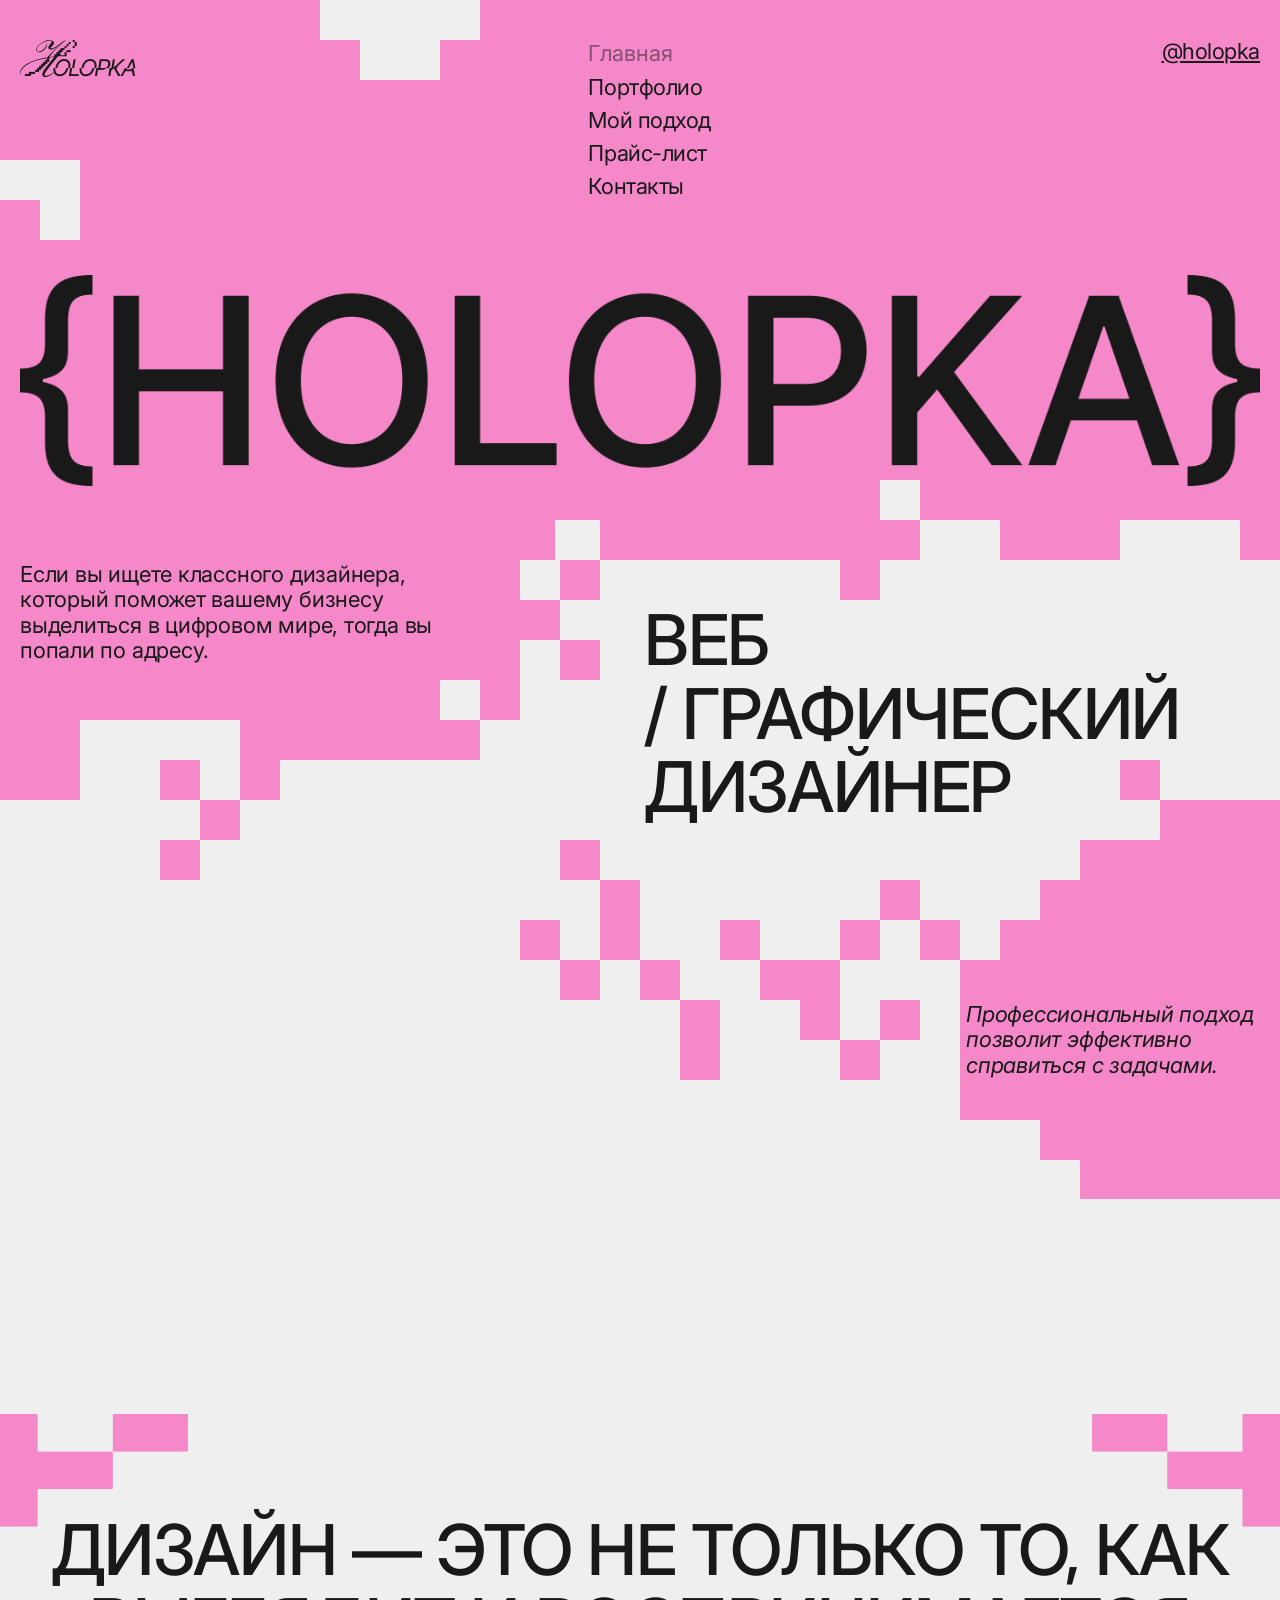
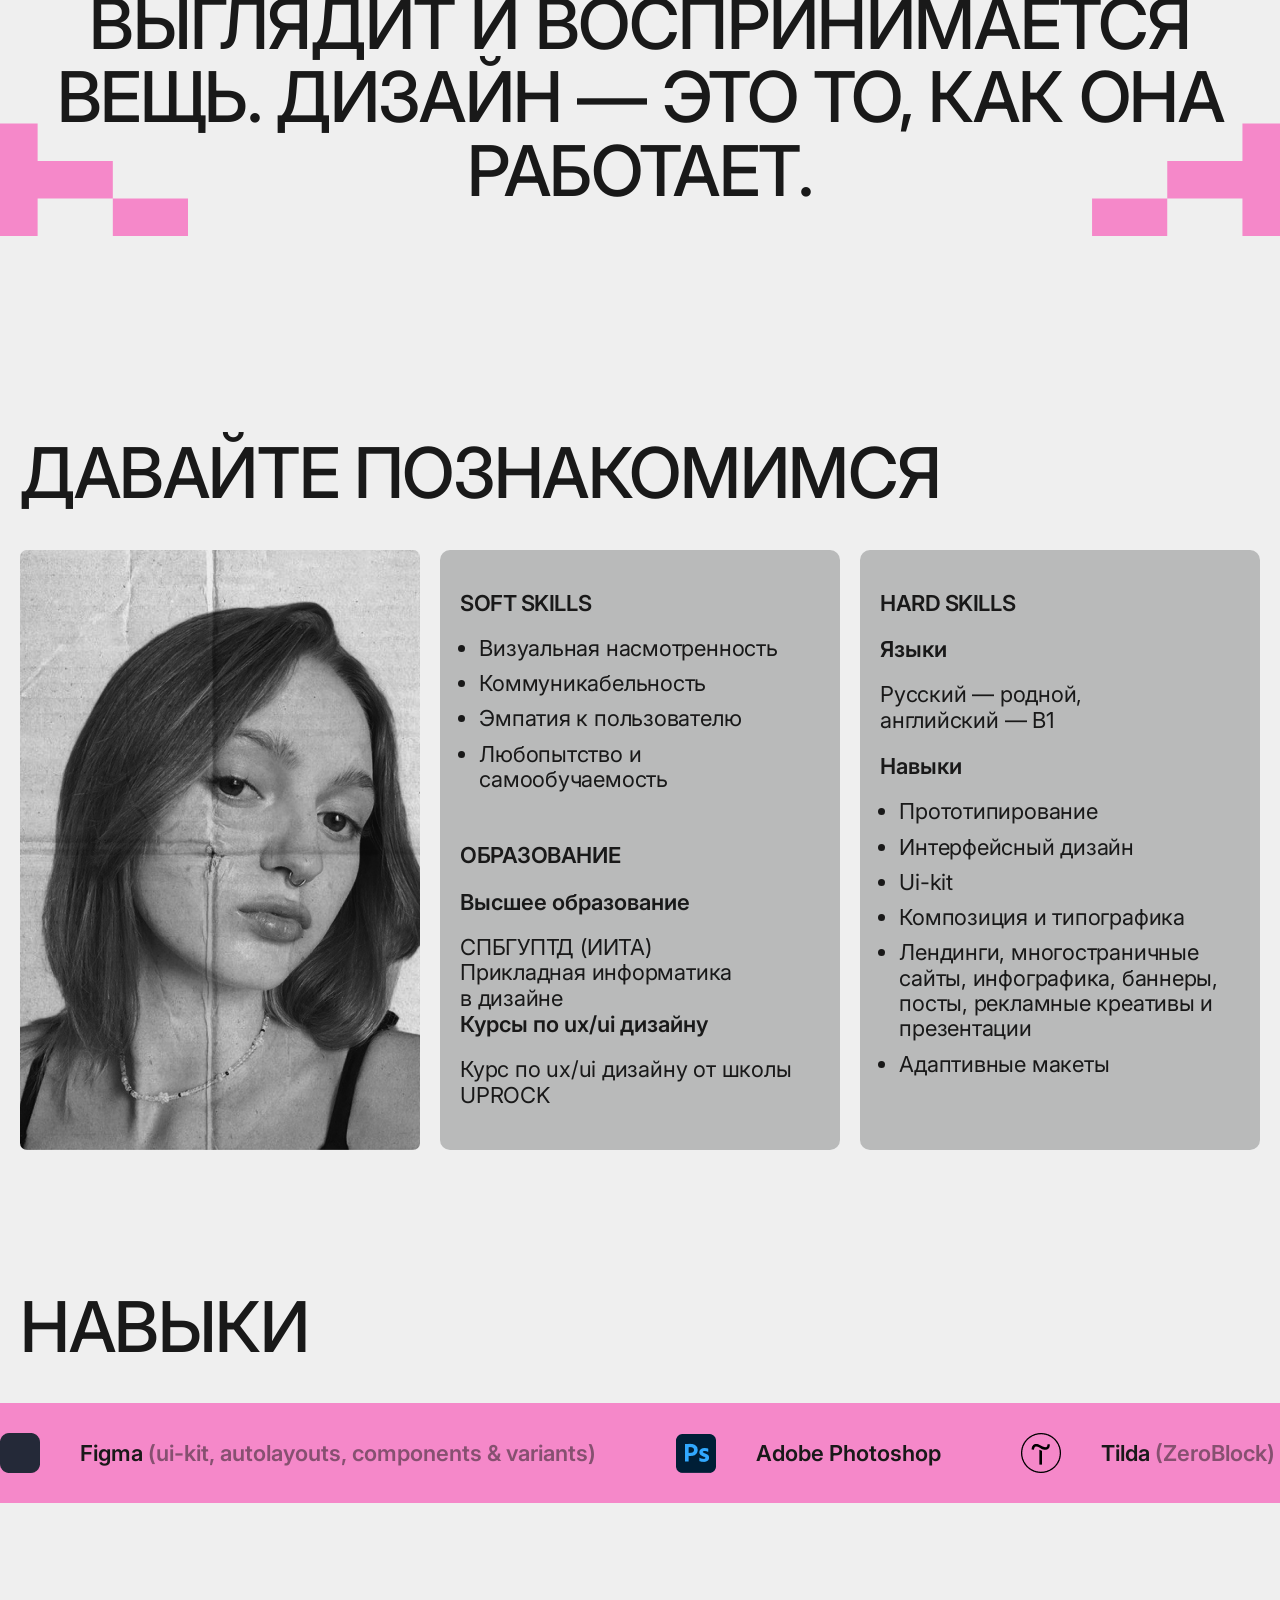
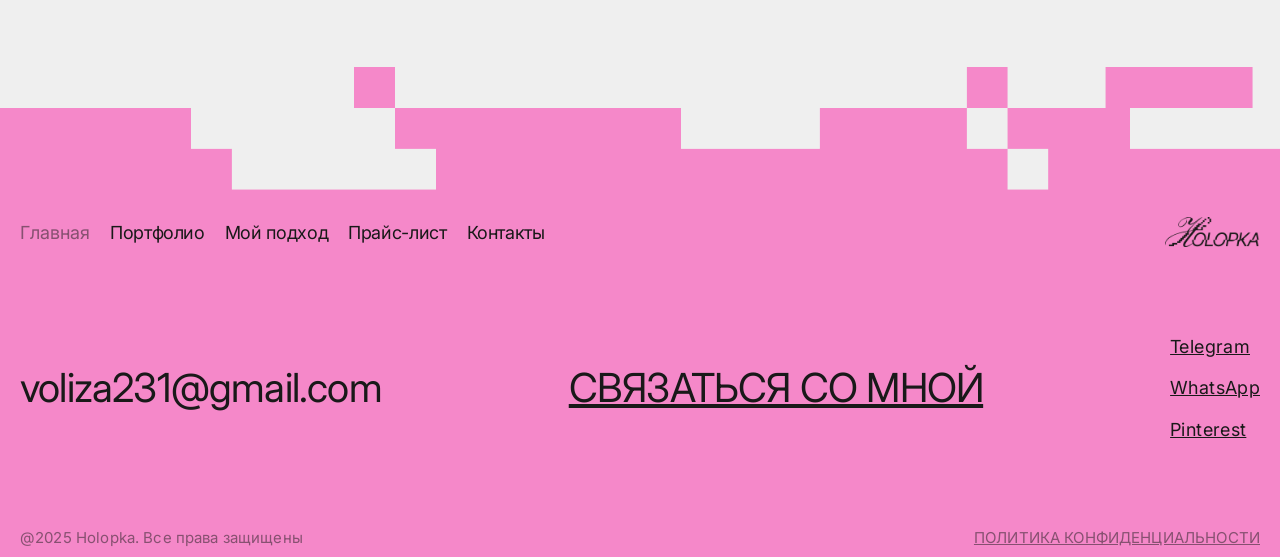
<file: HOLOPKA-SITE-5-main/index.html>
<!DOCTYPE html>
<html lang="ru">
<head>
  <meta charset="UTF-8">
  <meta name="viewport" content="width=device-width, initial-scale=1.0">
  <title>HOLOPKA-Главная</title>
<link rel="preconnect" href="https://fonts.googleapis.com">
<link rel="preconnect" href="https://fonts.gstatic.com" crossorigin>
<link href="https://fonts.googleapis.com/css2?family=Inter:wght@400;500;600&display=swap" rel="stylesheet">
  <link rel="stylesheet" href="global_all/global.css">
  <link rel="stylesheet" href="style_all/style.css">
</head>
<body>

<section id="hero" class="hero-section">
  <header class="site-header">
    <div class="container">
      <a href="index.html" class="header-logo" aria-label="Holopka Home">
        <div style="position: relative; width: 117.00px; height: 37.00px;">
          <img src="Images_all/images/Логотип.png" alt="logo part" style="position: absolute;">
        </div>
      </a>
      <nav class="header-nav" aria-label="Main navigation">
        <ul>
          <li class="nav-item-active"><span>Главная</span></li>
          <li><a href="portfolio_bootstrap.html">Портфолио</a></li>
          <li><a href="#quote">Мой подход</a></li>
          <li><a href="price_flex.html">Прайс-лист</a></li>
          <li><a href="contact_java.html">Контакты</a></li>
        </ul>
      </nav>
      <div class="header-contact">
        <a href="https://t.me/holopka">@holopka</a> 
      </div>
    </div>
  </header>
  <div class="hero-content">
    <div class="hero-text-left">
      <p>Если вы ищете классного дизайнера, который поможет вашему бизнесу выделиться в цифровом мире, тогда вы попали по адресу.</p>
    </div>
    <div class="hero-main-title">
      <img src="Images_all/images/H1.png" alt="{HOLOPKA}">
    </div>
    <div class="container">
        <h2 class = "hero-subtitle" >ВЕБ <br>/ ГРАФИЧЕСКИЙ <br> ДИЗАЙНЕР</h2>
      </div>
    <div class="hero-text-right" style="transform: translateY(-100px);">
      <p class="italic">Профессиональный подход позволит эффективно справиться с задачами.</p>
    </div>
  </div>
</section>
<section id="quote" class="quote-section">
  <div class="quote-background">
    <img src="Images_all/images/Скобки.png" alt="Abstract background pattern">
  </div>
  <div class="container">
    <p class="quote-text">ДИЗАЙН — ЭТО НЕ ТОЛЬКО  ТО, КАК ВЫГЛЯДИТ  И ВОСПРИНИМАЕТСЯ ВЕЩЬ. ДИЗАЙН — ЭТО ТО, КАК ОНА РАБОТАЕТ.</p>
  </div>
</section>
<section id="about" class="about-section">
  <div class="container">
    <h2 class="about-title">ДАВАЙТЕ ПОЗНАКОМИМСЯ</h2>
    <div class="about-grid">
      <div class="about-photo">
        <img src="Images_all/images/Фото%20автора.png" alt="Фото автора">
      </div>
      <div class="about-card">
        <div class="skill-group">
          <h3 class="skill-title">SOFT SKILLS</h3>
          <ul class="skill-list">
            <li>Визуальная насмотренность</li>
            <li>Коммуникабельность</li>
            <li>Эмпатия к пользователю</li>
            <li>Любопытство и самообучаемость</li>
          </ul>
        </div>
        <div class="education-group">
          <h3 class="skill-title">ОБРАЗОВАНИЕ</h3>
          <div class="education-item">
            <h4>Высшее образование</h4>
            <p>СПБГУПТД (ИИТА) <br>Прикладная информатика <br>в дизайне</p>
          </div>
          <div class="education-item">
            <h4>Курсы по ux/ui дизайну</h4>
            <p>Курс по ux/ui дизайну от школы <br>UPROCK</p>
          </div>
        </div>
      </div>
      <div class="about-card">
        <div class="skill-group">
          <h3 class="skill-title">HARD SKILLS</h3>
          <div class="education-item languages-block">
            <h4>Языки</h4>
            <p>Русский — родной, <br>английский — B1</p>
          </div>
          <div class="education-item">
            <h4>Навыки</h4>
            <ul class="skill-list">
              <li>Прототипирование</li>
              <li>Интерфейсный дизайн</li>
              <li>Ui-kit</li>
              <li>Композиция и типографика</li>
              <li>Лендинги, многостраничные сайты, инфографика, баннеры, посты, рекламные креативы и презентации</li>
              <li>Адаптивные макеты</li>
            </ul>
          </div>
        </div>
      </div>
    </div>
  </div>
</section>
<section id="skills" class="skills-section">
  <div class="container">
    <h2 class="skills-main-title">НАВЫКИ</h2>
  </div>
  <div class="skills-marquee">
    <div class="marquee-content">
      <div class="skill-item"><img src="Images_all/images/I2016_7848_2016_7748.png" alt="Figma icon"><span>Figma <span class="skill-note">(ui-kit, autolayouts, components & variants)</span></span></div>
      <div class="skill-item"><img src="Images_all/images/I2016_7848_2016_7760.png" alt="Photoshop icon"><span>Adobe Photoshop</span></div>
      <div class="skill-item"><img src="Images_all/images/I2016_7848_2016_7758.png" alt="Tilda icon"><span>Tilda <span class="skill-note">(ZeroBlock)</span></span></div>
      <div class="skill-item"><img src="Images_all/images/I2016_7848_2016_7763.png" alt="InDesign icon"><span>Adobe InDesign</span></div>
      <div class="skill-item"><img src="Images_all/images/I2016_7848_2016_7766.png" alt="Illustrator icon"><span>Adobe Illustrator</span></div>
      <div class="skill-item"><img src="Images_all/images/I2016_7848_2016_7779.png" alt="Blender icon"><span>Blender <span class="skill-note">(начальный уровень)</span></span></div>
      <div class="skill-item"><img src="Images_all/images/I2016_7848_2016_7769.png" alt="PowerPoint icon"><span>PowerPoint</span></div>
    </div>
  </div>
</section>
<footer id="footer" class="site-footer-main">
  <div class="footer-container">
    <div class="footer-top">
      <nav class="footer-nav">
        <ul>
          <li><span>Главная</span></li>
          <li><a href="portfolio_bootstrap.html">Портфолио</a></li>
          <li><a href="#quote">Мой подход</a></li>
          <li><a href="price_flex.html">Прайс-лист</a></li>
          <li><a href="contact_java.html">Контакты</a></li>
        </ul>
      </nav>
      <a href="index.html" class="footer-logo" aria-label="Holopka Home">
        <div style="position: relative; width: 95.00px; height: 30.00px;">
          <img src="Images_all/images/Логотип.png" alt="logo part" style="position: absolute;">
        </div>
      </a>
    </div>
    <div class="footer-contact-info">
      <p class="footer-email">voliza231@gmail.com</p>
      <a href="contact_java.html" class="footer-contact-link">СВЯЗАТЬСЯ СО МНОЙ</a>
      <div class="footer-socials">
        <ul>
          <li><a href="https://t.me/holopka" target="_blank" rel="noopener noreferrer">Telegram</a></li>
          <li><a href="https://www.whatsapp.com/?lang=ru" target="_blank" rel="noopener noreferrer">WhatsApp</a></li>
          <li><a href="https://ru.pinterest.com/" target="_blank" rel="noopener noreferrer">Pinterest</a></li>
        </ul>
      </div>
    </div>
    <div class="footer-bottom">
      <p class="footer-copyright">@2025 Holopka. Все права защищены</p>
      <a href="https://www.triniti.ru/politika-konfidentsialnosti/" class="footer-privacy">ПОЛИТИКА КОНФИДЕНЦИАЛЬНОСТИ</a>
    </div>
  </div>
</footer>
</body>
</html>
</file>
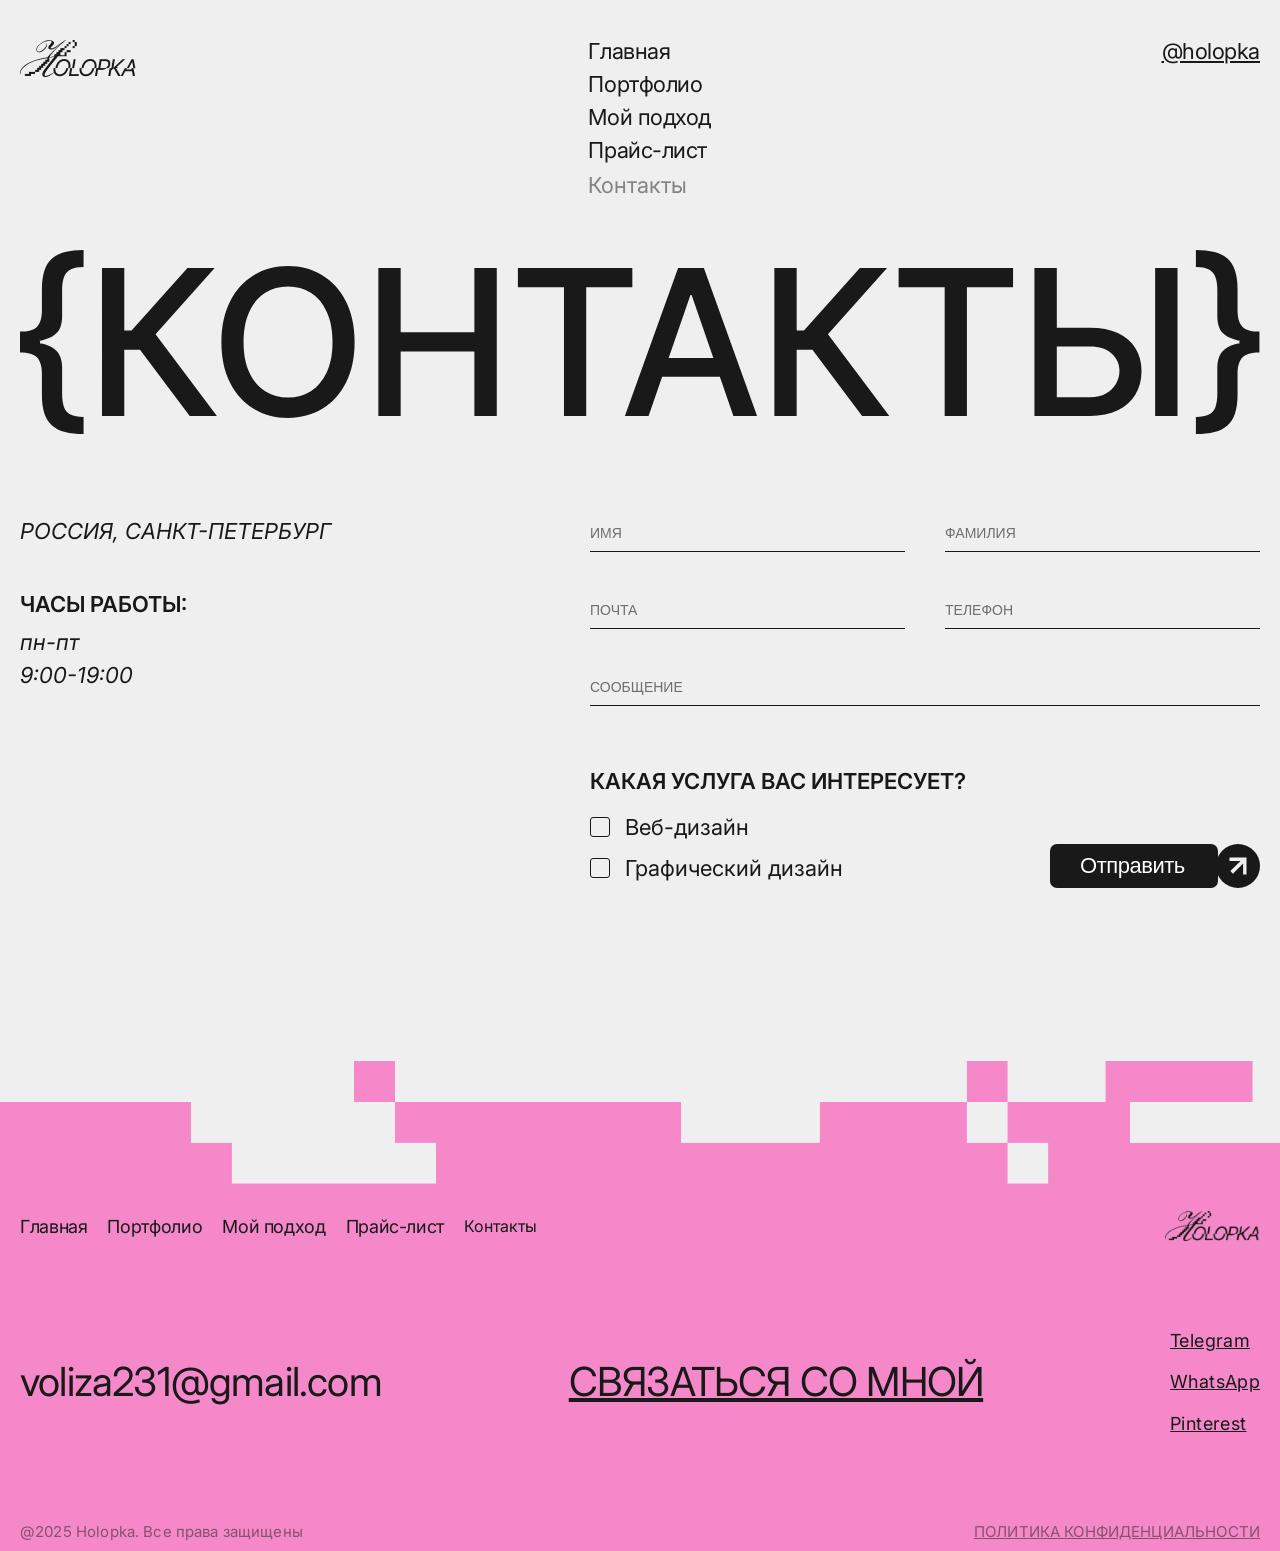
<file: HOLOPKA-SITE-5-main/contact_java.html>
<!DOCTYPE html>
<html lang="ru">
<head>
  <meta charset="UTF-8">
  <title>HOLOPKA-Контакты</title>
  <meta name="viewport" content="width=device-width, initial-scale=1.0">
  <link href="https://fonts.googleapis.com/css2?family=Inter:wght@300;400;500;600&display=swap" rel="stylesheet">
  <link rel="stylesheet" href="global_all/global_contact_java.css">
  <link rel="stylesheet" href="style_all/style_contact_java.css">
  <script src="https://code.jquery.com/jquery-3.6.0.min.js"></script>
  <script src="popup.js" defer></script>
</head>
<body>
  <section id="section-header">
    <header class="site-header">
      <div class="container">
        <a href="index.html" class="header-logo" aria-label="Holopka Home">
          <div style="position: relative; width: 117.00px; height: 37.00px;">
            <img src="Images_all/images_contact_java/Логотип.png" alt="logo part" style="position: absolute;">
          </div>
        </a>
        <nav class="header-nav" aria-label="Main navigation">
          <ul>
            <li><a href="index.html">Главная</a></li>
            <li><a href="portfolio_bootstrap.html">Портфолио</a></li>
            <li><a href="#quote">Мой подход</a></li>
            <li><a href="price_flex.html">Прайс-лист</a></li>
            <li class="nav-item-active"><span>Контакты</span></li>
          </ul>
        </nav>
        <div class="header-contact">
          <a href="https://t.me/holopka">@holopka</a> 
        </div>
      </div>
    </header>
  </section>
  
  <section id="section-main">
    <div class="container">
      <img src="Images_all/images_contact_java/H1.svg" alt="ПОРТФОЛИО">
      
      <div class="content-grid">
        <div class="info-column">
          <div class="info-block">
            <p class="info-label">РОССИЯ, САНКТ-ПЕТЕРБУРГ</p>
          </div>
          <div class="info-block">
            <p class="info-label"><strong>ЧАСЫ РАБОТЫ:</strong></p>
            <p>пн-пт</p>
            <p>9:00-19:00</p>
          </div>
        </div>
        
        <div class="form-column">
          <form class="contact-form">
            <div class="form-row">
              <div class="form-group">
                <input type="text" id="name" placeholder="ИМЯ" required>
              </div>
              <div class="form-group">
                <input type="text" id="surname" placeholder="ФАМИЛИЯ">
              </div>
            </div>
            
            <div class="form-row">
              <div class="form-group">
                <input type="email" id="email" placeholder="ПОЧТА" required>
              </div>
              <div class="form-group">
                <input type="tel" id="phone" placeholder="ТЕЛЕФОН" required>
              </div>
            </div>
            
            <div class="form-group full-width">
              <input type="text" id="message" placeholder="СООБЩЕНИЕ">
            </div>
            
            <div class="service-selection">
              <p class="service-title">КАКАЯ УСЛУГА ВАС ИНТЕРЕСУЕТ?</p>
              <div class="checkbox-group">
                <label class="custom-checkbox">
                  <input type="checkbox" name="service" value="web-design">
                  <span class="checkmark"></span>
                  Веб-дизайн
                </label>
                <label class="custom-checkbox">
                  <input type="checkbox" name="service" value="graphic-design">
                  <span class="checkmark"></span>
                  Графический дизайн
                </label>
              </div>
            </div>
            
            <div class="form-footer">
              <button type="submit" class="submit-btn">
                <span>Отправить</span>
              </button>
            </div>
          </form>
        </div>
      </div>
    </div>
  </section>
  
  <footer id="footer" class="site-footer-main">
    <div class="footer-container">
      <div class="footer-top">
        <nav class="footer-nav">
          <ul>
            <li><a href="index.html">Главная</a></li>
            <li><a href="portfolio_bootstrap.html">Портфолио</a></li>
            <li><a href="#quote">Мой подход</a></li>
            <li><a href="price_flex.html">Прайс-лист</a></li>
            <li><span>Контакты</span></li>
          </ul>
        </nav>
        <a href="index.html" class="footer-logo" aria-label="Holopka Home">
          <div style="position: relative; width: 95.00px; height: 30.00px;">
            <img src="Images_all/images_contact_java/Логотип.png" alt="logo part" style="position: absolute;">
          </div>
        </a>
      </div>
      <div class="footer-contact-info">
        <p class="footer-email">voliza231@gmail.com</p>
        <a href="nav-item-active" class="footer-contact-link">СВЯЗАТЬСЯ СО МНОЙ</a>
        <div class="footer-socials">
          <ul>
            <li><a href="https://t.me/holopka" target="_blank" rel="noopener noreferrer">Telegram</a></li>
            <li><a href="https://www.whatsapp.com/?lang=ru" target="_blank" rel="noopener noreferrer">WhatsApp</a></li>
            <li><a href="https://ru.pinterest.com/" target="_blank" rel="noopener noreferrer">Pinterest</a></li>
          </ul>
        </div>
      </div>
      <div class="footer-bottom">
        <p class="footer-copyright">@2025 Holopka. Все права защищены</p>
        <a href="https://www.triniti.ru/politika-konfidentsialnosti/" class="footer-privacy">ПОЛИТИКА КОНФИДЕНЦИАЛЬНОСТИ</a>
      </div>
    </div>
  </footer>
  

  <div id="order-popup" class="popup-overlay" style="display: none;">
    <div class="popup-content">
      <div class="popup-header">
        <button class="popup-close-btn" aria-label="Закрыть">
          <img src="Images_all/images_contact_java/Кнопка.svg" alt="X" width="20" height="20">
        </button>
      </div>
      <img src="Images_all/images_contact_java/Group_2263.svg" alt="Фон" class="popup-image-bg">
      <div class="popup-text-overlay">
        <h2>СПАСИБО!</h2>
        <h3>Ваш заказ оформлен</h3>
        <p>Я свяжусь с вами в ближайшее время для подтверждения заказа.</p>
        <a href="index.html" class="popup-home-btn">На главную</a>
      </div>
    </div>
  </div>
</body>
</html>
</file>
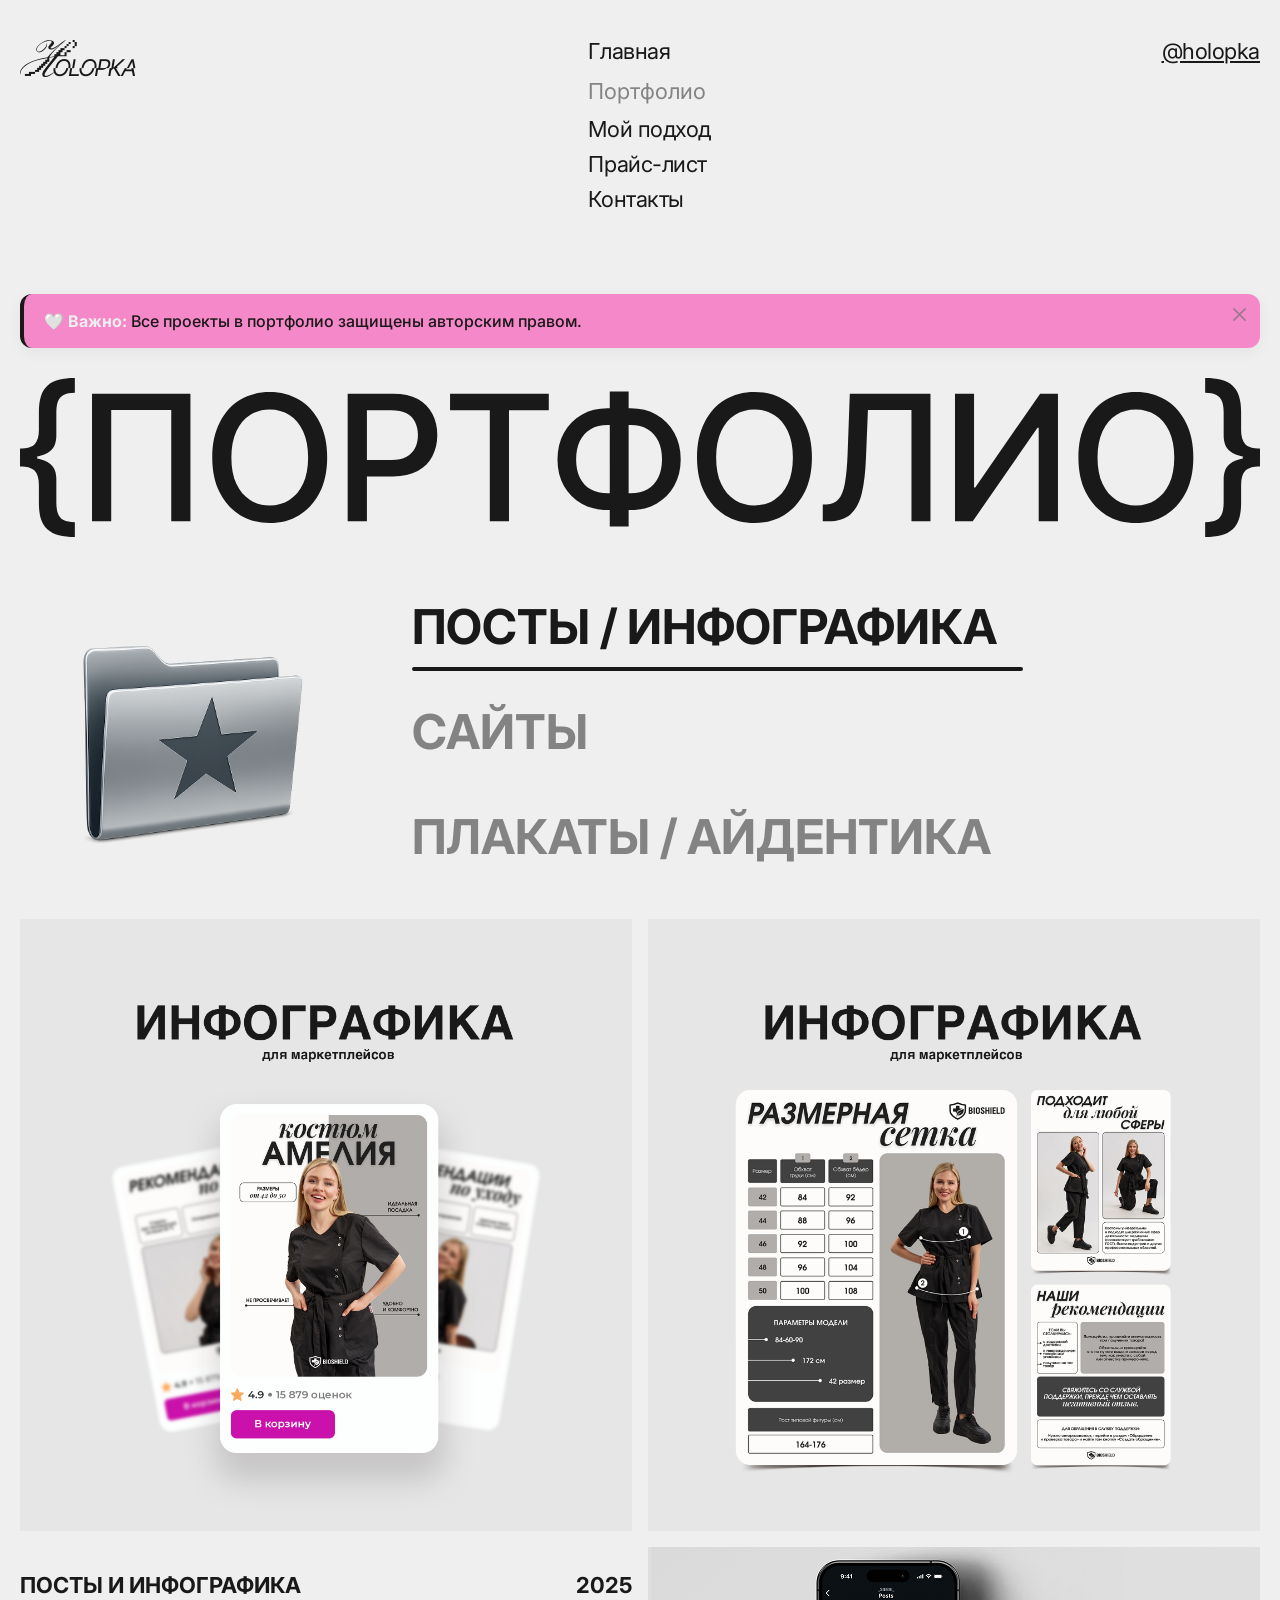
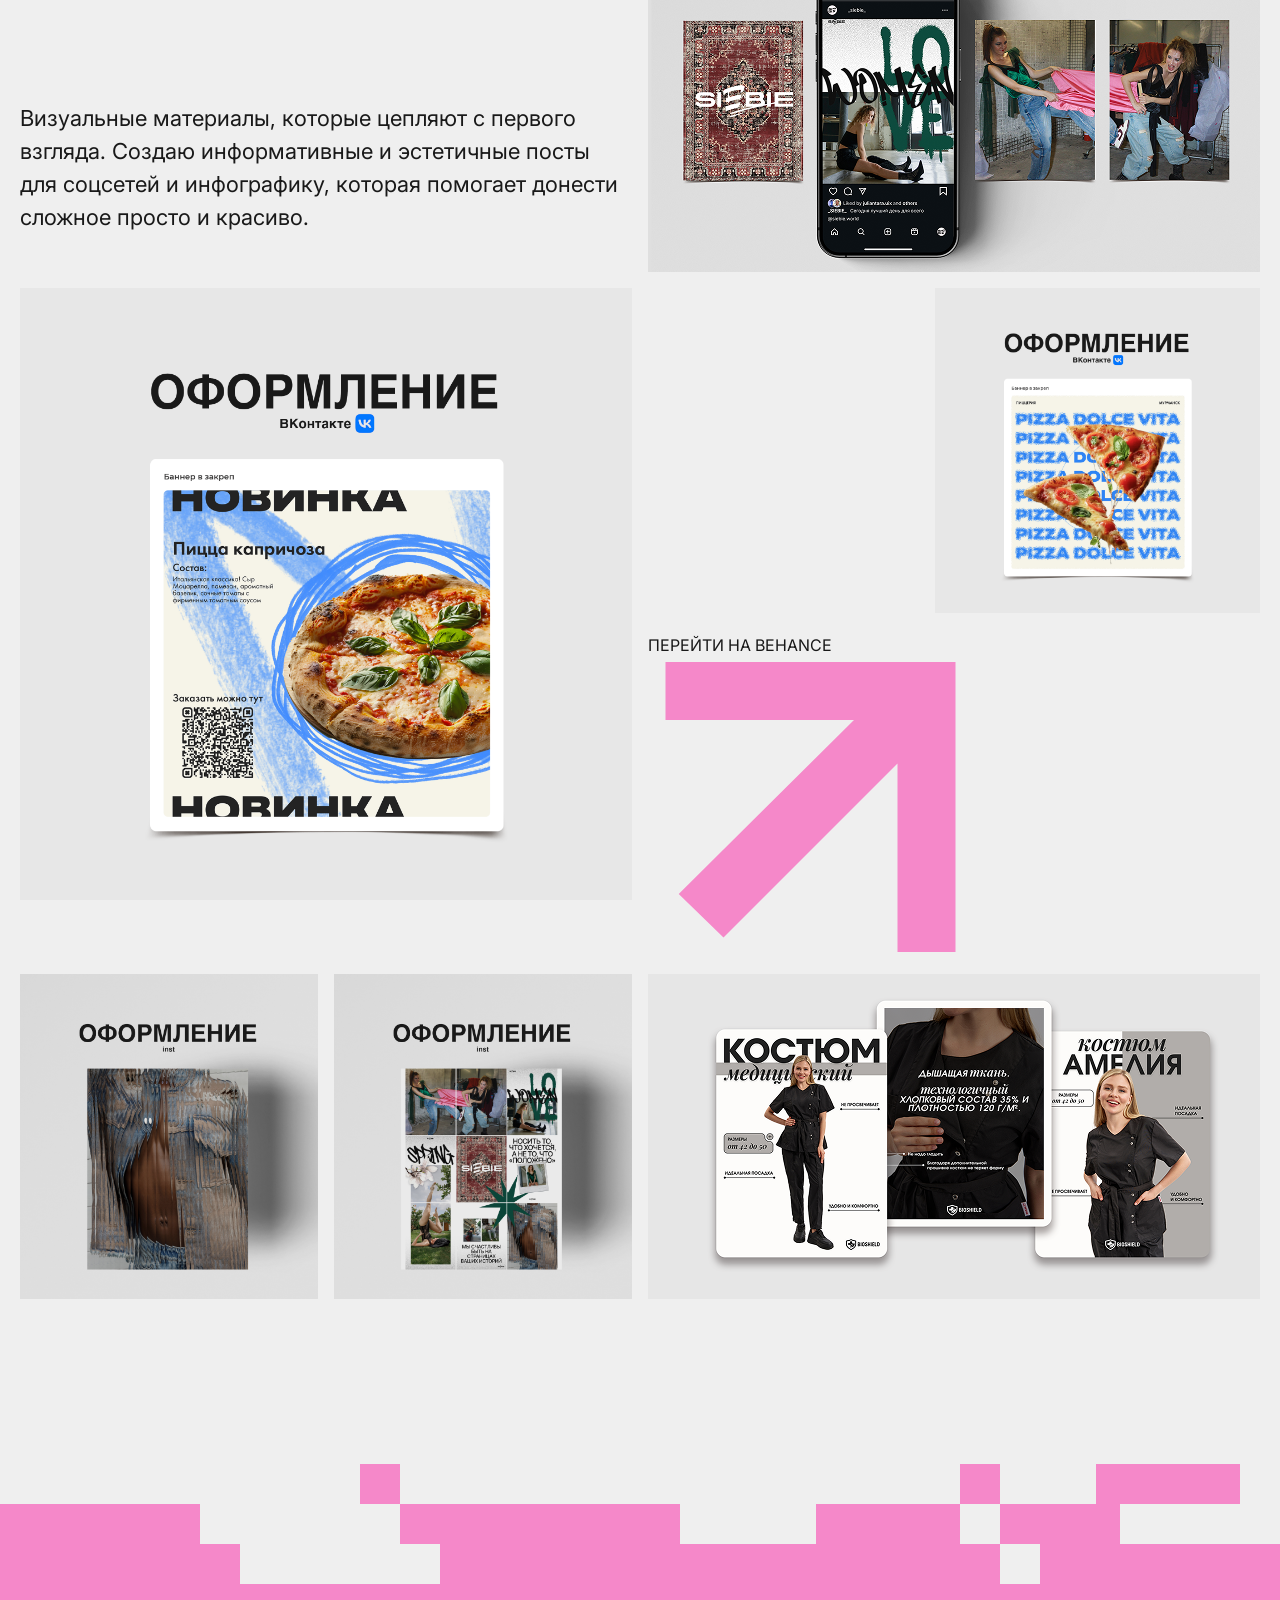
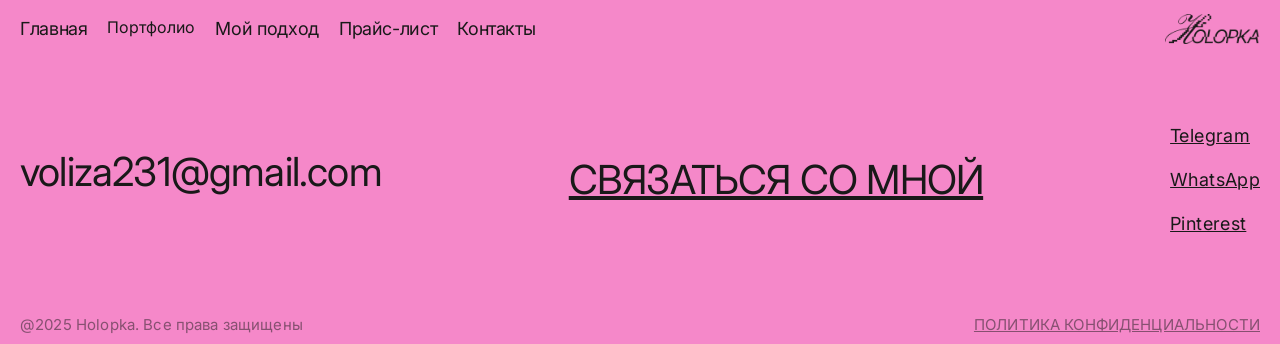
<file: HOLOPKA-SITE-5-main/portfolio_bootstrap.html>
<!DOCTYPE html>
<html lang="ru">
<head>
  <meta charset="UTF-8">
  <title>HOLOPKA-Портфолио</title>
  <meta name="viewport" content="width=device-width, initial-scale=1.0">
  <link rel="preconnect" href="https://fonts.googleapis.com">
  <link rel="preconnect" href="https://fonts.gstatic.com" crossorigin>
  <link href="https://fonts.googleapis.com/css2?family=Inter:wght@400;500;600;700&display=swap" rel="stylesheet">
  <link href="https://cdn.jsdelivr.net/npm/bootstrap@5.3.2/dist/css/bootstrap.min.css" rel="stylesheet">
  <link rel="stylesheet" href="global_all/global_portfolio_bootstrap.css">
  <link rel="stylesheet" href="style_all/style_portfolio_bootstrap.css">
  
  <style>
    .visually-hidden {
      position: absolute;
      width: 1px;
      height: 1px;
      margin: -1px;
      padding: 0;
      overflow: hidden;
      clip: rect(0, 0, 0, 0);
      border: 0;
    }
  </style>
</head>
<body>

<section id="hero" class="hero-section">
  <h1 class="visually-hidden">Портфолио HOLOPKA</h1>
  
  <header class="site-header">
    <div class="container">
      <a href="index.html" class="header-logo" aria-label="Holopka Home">
        <div style="position: relative; width: 117.00px; height: 37.00px;">
          <img src="Images_all/images_portfolio_bootstrap/Логотип.png" alt="logo part" style="position: absolute;">
        </div>
      </a>
      <nav class="header-nav" aria-label="Main navigation">
        <ul>
          <li><a href="index.html">Главная</a></li>
          <li class="nav-item-active"><span>Портфолио</span></li>
          <li><a href="#quote">Мой подход</a></li>
          <li><a href="price_flex.html">Прайс-лист</a></li>
          <li><a href="contact_java.html">Контакты</a></li>
        </ul>
      </nav>
      <div class="header-contact">
        <a href="https://t.me/holopka">@holopka</a> 
      </div>
    </div>
  </header>
  <div class="container mt-4">
    <div class="alert alert-info custom-alert alert-dismissible fade show" role="alert">
      <strong>🤍 Важно:</strong> Все проекты в портфолио защищены авторским правом.
      <button type="button" class="btn-close" data-bs-dismiss="alert" aria-label="Close"></button>
    </div>
  </div>
  <div class="container">
    <div class="hero-title">
      <img src="Images_all/images_portfolio_bootstrap/H1.svg" alt="ПОРТФОЛИО">
    </div>
    <div class="hero-content">
      <div class="hero-folder">
        <img src="Images_all/images_portfolio_bootstrap/Папка.png" alt="Portfolio Folder">
      </div>
      <div class="hero-categories">
        <div class="category-item active">
          <span class="cat-text">Посты / инфографика</span>
        </div>
        <div class="category-item">
          <span class="cat-text">Сайты</span>
        </div>
        <div class="category-item">
          <span class="cat-text">плакаты / Айдентика</span>
        </div>
      </div>
    </div>
  </div>
</section>

<section id="section-gallery">
  <h2 class="visually-hidden">Галерея портфолио</h2>
  
  <div class="container">
    <div class="row g-3">
      <div class="col-lg-6 col-12">
        <div class="gallery-item">
          <img src="Images_all/images_portfolio_bootstrap/1.png" alt="Infographics 1" class="w-100 h-100 object-fit-cover">
        </div>
      </div>
      <div class="col-lg-6 col-12">
        <div class="gallery-item">
          <img src="Images_all/images_portfolio_bootstrap/2.png" alt="Infographics 2" class="w-100 h-100 object-fit-cover">
        </div>
      </div>
      
      <div class="col-lg-6 col-12">
        <div class="gallery-item text-block h-100 d-flex flex-column justify-content-center">
          <div class="meta-row">
            <span class="meta-title">ПОСТЫ И ИНФОГРАФИКА</span>
            <span class="meta-year">2025</span>
          </div>
          <p class="description">
            Визуальные материалы, которые цепляют с первого взгляда. Создаю информативные и эстетичные посты для соцсетей и инфографику, которая помогает донести сложное просто и красиво.
          </p>
        </div>
      </div>
      <div class="col-lg-6 col-12">
        <div class="gallery-item short-image">
          <img src="Images_all/images_portfolio_bootstrap/3.png" alt="Mobile Mockup" class="w-100 h-100 object-fit-cover object-position-top">
        </div>
      </div>
      
      <div class="col-lg-6 col-12">
        <div class="gallery-item">
          <img src="Images_all/images_portfolio_bootstrap/5.png" alt="Pizza Design" class="w-100 h-100 object-fit-cover">
        </div>
      </div>
      <div class="col-lg-6 col-12">
        <div class="gallery-item staggered-col position-relative min-h-670">
          <div class="staggered-item top-right position-absolute top-0 end-0 w-325 h-325">
            <img src="Images_all/images_portfolio_bootstrap/4.png" alt="Pizza Stack" class="w-100 h-100 object-fit-cover">
          </div>
          <div class="staggered-item bottom-left position-absolute bottom-0 start-0 w-325 h-325">
            <a href="https://www.behance.net/" target="_blank" rel="noopener noreferrer" class="behance-card w-100 h-100 d-flex flex-column justify-content-between text-decoration-none">
              <span class="behance-text">ПЕРЕЙТИ НА BEHANCE</span>
              <div class="behance-arrow flex-grow-1 d-flex align-items-center justify-content-center">
                <img src="Images_all/images_portfolio_bootstrap/Стрелка.svg" alt="Arrow" class="img-fluid" style="width: 297px; height: 290px;">
              </div>
            </a>
          </div>
        </div>
      </div>
      
      <div class="col-lg-6 col-12">
        <div class="row g-3">
          <div class="col-6">
            <div class="gallery-item short-image">
              <img src="Images_all/images_portfolio_bootstrap/6.png" alt="Jeans" class="w-100 h-100 object-fit-cover object-position-top">
            </div>
          </div>
          <div class="col-6">
            <div class="gallery-item short-image">
              <img src="Images_all/images_portfolio_bootstrap/7.png" alt="Collage" class="w-100 h-100 object-fit-cover object-position-top">
            </div>
          </div>
        </div>
      </div>
      <div class="col-lg-6 col-12">
        <div class="gallery-item short-image">
          <img src="Images_all/images_portfolio_bootstrap/8.png" alt="Costume" class="w-100 h-100 object-fit-cover object-position-top">
        </div>
      </div>
    </div>
  </div>
</section>

<footer id="footer" class="site-footer-main">
  <div class="footer-container">
    <div class="footer-top">
      <nav class="footer-nav">
        <ul>
          <li><a href="index.html">Главная</a></li>
          <li><span>Портфолио</span></li>
          <li><a href="#quote">Мой подход</a></li>
          <li><a href="price_flex.html">Прайс-лист</a></li>
          <li><a href="contact_java.html">Контакты</a></li>
        </ul>
      </nav>
      <a href="index.html" class="footer-logo" aria-label="Holopka Home">
        <div style="position: relative; width: 95.00px; height: 30.00px;">
          <img src="Images_all/images_portfolio_bootstrap/Логотип.png" alt="logo part" style="position: absolute;">
        </div>
      </a>
    </div>
    <div class="footer-contact-info">
      <p class="footer-email">voliza231@gmail.com</p>
      <a href="contact_java.html" class="footer-contact-link">СВЯЗАТЬСЯ СО МНОЙ</a>
      <div class="footer-socials">
        <ul>
          <li><a href="https://t.me/holopka" target="_blank" rel="noopener noreferrer">Telegram</a></li>
          <li><a href="https://www.whatsapp.com/?lang=ru" target="_blank" rel="noopener noreferrer">WhatsApp</a></li>
          <li><a href="https://ru.pinterest.com/" target="_blank" rel="noopener noreferrer">Pinterest</a></li>
        </ul>
      </div>
    </div>
    <div class="footer-bottom">
      <p class="footer-copyright">@2025 Holopka. Все права защищены</p>
      <a href="https://www.triniti.ru/politika-konfidentsialnosti/" class="footer-privacy">ПОЛИТИКА КОНФИДЕНЦИАЛЬНОСТИ</a>
    </div>
  </div>
</footer>

<script src="https://cdn.jsdelivr.net/npm/bootstrap@5.3.2/dist/js/bootstrap.bundle.min.js"></script>

</body>
</html>
</file>
<file: HOLOPKA-SITE-5-main/global_all/global.css>
:root {
  --color-text-primary: #191919;
  --color-text-secondary: rgba(25, 25, 25, 0.5);
  --color-background: #efefef;
  --color-accent: #f588c9;
  --color-card-bg: #b9baba;
}

* {
  box-sizing: border-box;
}

body {
  margin: 0;
  font-family: 'Inter', sans-serif;
  background-color: var(--color-background);
  color: var(--color-text-primary);
  overflow-x: hidden;
}

a {
  color: inherit;
  text-decoration: none;
}

ul {
  list-style: none;
  margin: 0;
  padding: 0;
}

img {
  max-width: 100%;
  height: auto;
  display: block;
}

.container {
  width: 100%;
  max-width: 1360px;
  margin-left: auto;
  margin-right: auto;
  padding-left: 20px;
  padding-right: 20px;
}
</file>
<file: HOLOPKA-SITE-5-main/style_all/style.css>
/* Header */
.site-header {
  position: absolute;
  top: 40px;
  left: 0;
  right: 0;
  z-index: 10;
}

.site-header .container {
  display: flex;
  justify-content: space-between;
  align-items: flex-start;
}

.header-logo {
  position: relative;
  width: 118px;
  height: 37px;
}

.header-logo img {
  position: absolute;
}

.header-nav ul {
  display: flex;
  flex-direction: column;
  gap: 10px;
  align-items: flex-start;
}

.header-nav a {
  font-size: 22px;
  letter-spacing: -0.44px;
  line-height: 1.05;
  transition: opacity 0.3s;
}

.header-nav a:hover {
  opacity: 0.7;
}

.header-nav .nav-item-active span {
  font-size: 22px;
  color: var(--color-text-secondary);
  cursor: default; 
}

.header-contact a {
  font-size: 22px;
  letter-spacing: -0.44px;
  line-height: 1.05;
  text-decoration: underline;
  text-transform: lowercase;
  transition: opacity 0.3s;
}

.header-contact a:hover {
  opacity: 0.7;
}

@media (max-width: 768px) {
  .site-header .container {
    flex-direction: column;
    align-items: center;
    gap: 20px;
  }
  .header-nav ul {
    align-items: center;
  }
    
}

/* Hero */
.hero-section {
  position: relative;
  min-height: 1240px;
  background-image: url('Images_all/images/Фон хедер.png');
  background-size: cover;
  background-position: center;
  display: flex;
  flex-direction: column;
  padding-top: 235px;
  padding-bottom: 40px;
}

.hero-content {
  position: relative;
  flex-grow: 1;
  display: flex;
  flex-direction: column;
  justify-content: space-between;
  width: 100%;
  max-width: 1360px;
  margin: 0 auto;
  padding: 0 20px;
}

.hero-text-left {
  width: 460px;
  font-size: 22px;
  line-height: 1.15;
  letter-spacing: -0.22px;
  margin-top: 305px;
}

.hero-main-title {
  position: absolute;
  top: 40px;
  left: 50%;
  transform: translateX(-50%);
  width: 100%;
  max-width: 1360px;
}

.hero-subtitle {
  position: absolute;
  top: 310px;
  right: 100px;
  font-size: 70px;
  font-weight: 500;
  line-height: 1.05;
  letter-spacing: -1.4px;
  text-align: left;
}

.hero-text-right {
  align-self: flex-end;
  width: 294px;
  font-size: 22px;
  line-height: 1.15;
  letter-spacing: -0.22px;
}
.hero-text-right p {
  font-style: italic;
}

@media (max-width: 1400px) {
  .hero-main-title {
    padding: 0 20px;
  }
}

@media (max-width: 992px) {
  .hero-section {
    min-height: auto;
    padding-top: 200px;
    padding-bottom: 60px;
  }
  .hero-content {
    justify-content: flex-start;
    gap: 40px;
  }
  .hero-main-title {
    position: static;
    transform: none;
    order: -1;
  }
  .hero-subtitle {
    position: static;
    font-size: 50px;
    margin-top: 20px;
  }
  .hero-text-left, .hero-text-right {
    width: 100%;
    max-width: 500px;
    margin: 0 auto;
    text-align: center;
  }
  .hero-text-left {
    margin-top: 0;
  }
}

@media (max-width: 480px) {
  .hero-subtitle {
    font-size: 36px;
  }
  .hero-text-left, .hero-text-right {
    font-size: 18px;
  }
}

/* Quote */
.quote-section {
  position: relative;
  display: grid;
  place-items: center;     
  min-height: 450px;
  padding: 70px 0 0;
  margin-top: 160px;
}

.quote-background {
  position: absolute;
  top: 0;
  left: 0;
  width: 100%;
  height: 100%;
  z-index: -1;
  display: flex;
  justify-content: center;
  align-items: center;
}

.quote-background img {
  width: 1362px;
  height: 450px;
  object-fit: contain;
}

.quote-text {
  font-size: 70px;
  font-weight: 500;
  line-height: 1.05;
  letter-spacing: -1.4px;
  text-align: center;
  margin: 0;
}

@media (max-width: 992px) {
  .quote-section {
    margin-top: 150px;
  }
  .quote-text {
    font-size: 50px;
  }
}

@media (max-width: 768px) {
  .quote-section {
    margin-top: 100px;
    min-height: 300px;
  }
  .quote-text {
    font-size: 32px;
  }
}

/* About */
.about-section {
  padding-top: 186px;
  padding-bottom: 140px;
}

.about-title {
  font-size: 70px;
  font-weight: 500;
  line-height: 1.05;
  letter-spacing: -1.4px;
  text-align: left;
  margin: 0 0 40px 0;
}

.about-grid {
  display: grid;
  grid-template-columns: repeat(3, 1fr);
  gap: 20px;
}

.about-photo img {
  width: 100%;
  height: 600px;
  object-fit: cover;
  border-radius: 7px;
}

.about-card {
  background-color: var(--color-card-bg);
  border-radius: 10px;
  padding: 40px 20px;
  display: flex;
  flex-direction: column;
  gap: 40px;
}

.skill-title {
  font-size: 22px;
  font-weight: 600;
  line-height: 1.2;
  letter-spacing: -0.44px;
  margin: 0 0 20px 0;
}

.skill-list {
  padding-left: 1.2em;
  list-style: disc;
}

.skill-list li, .education-item p {
  font-size: 22px;
  line-height: 1.15;
  letter-spacing: -0.22px;
}

.skill-list li {
  margin-bottom: 10px;
}

.education-group {
  display: flex;
  flex-direction: column;
}

.education-item h4 {
  font-size: 22px;
  font-weight: 600;
  line-height: 1.2;
  margin: 0 0 20px 0;
}
.languages-block {
  margin-bottom: 20px;
}

.education-item p {
  margin: 0;
}

@media (max-width: 992px) {
  .about-section {
    padding-top: 100px;
    padding-bottom: 80px;
  }
  .about-title {
    font-size: 50px;
    text-align: center;
  }
  .about-grid {
    grid-template-columns: 1fr;
  }
  .about-photo img {
    height: auto;
    max-height: 600px;
  }
}

@media (max-width: 480px) {
  .about-title {
    font-size: 36px;
  }
  .skill-list li, .education-item p, .education-item h4, .skill-title {
    font-size: 18px;
  }
}

/* Skills */
.skills-section {
  padding-bottom: 164px;
}

.skills-main-title {
  font-size: 70px;
  font-weight: 500;
  line-height: 1.05;
  letter-spacing: -1.4px;
  margin: 0 0 40px 0;
}

.skills-marquee {
  background-color: var(--color-accent);
  padding: 30px 0;
  overflow: hidden;
  white-space: nowrap;
}

@keyframes marquee {
  0% { transform: translateX(0); }
  100% { transform: translateX(-50%); } 
}

.marquee-content {
  display: grid;
  grid-auto-flow: column;   /* элементы идут в одну строку вправо */
  grid-auto-columns: max-content; /* ширина по содержимому, как flex */
  column-gap: 80px;         /* аналог flex-gap */
  animation: marquee 40s linear infinite;
}

.skill-item {
  display: flex;
  align-items: center;
  gap: 40px;
  font-size: 22px;
  font-weight: 600;
  line-height: 1.2;
  flex-shrink: 0;
}

.skill-item img {
  width: 40px;
  height: 40px;
  object-fit: contain;
}

.skill-note {
  opacity: 0.5;
}

@media (max-width: 992px) {
  .skills-main-title {
    font-size: 50px;
    text-align: center;
  }
}

@media (max-width: 480px) {
  .skills-main-title {
    font-size: 36px;
  }
  .skill-item {
    font-size: 18px;
    gap: 20px;
  }
  .marquee-content {
    gap: 40px;
  }
}

/* Footer */
.site-footer-main {
  position: relative;
  padding: 150px 0 10px;
  background-image: url("Images_all/images/Фон футер.png");
  background-size: cover;
  background-position: center;
  min-height: 480px;
  display: flex;
  flex-direction: column;
  justify-content: space-between;
}

.footer-container {
  width: 100%;
  max-width: 1360px;
  margin-left: auto;
  margin-right: auto;
  padding-left: 20px;
  padding-right: 20px;
  display: flex;
  flex-direction: column;
  gap: 80px;
}

.footer-top {
  display: flex;
  justify-content: space-between;
  align-items: center;
}

.footer-nav ul {
  display: flex;
  gap: 20px;
}

.footer-nav a {
  font-size: 18px;
  letter-spacing: -0.36px;
  transition: color 0.3s;
}
.footer-nav a:hover {
  color: var(--color-text-secondary);
}
.footer-nav li:first-child span {
  font-size: 18px;
  color: var(--color-text-secondary);
  cursor: default;
}


.footer-logo {
  position: relative;
  width: 95px;
  height: 30px;
}

.footer-contact-info {
  display: flex;
  justify-content: space-between;
  align-items: center;
}

.footer-email, .footer-contact-link {
  font-size: 40px;
  line-height: 1.05;
  letter-spacing: -0.8px;
}

.footer-contact-link {
  text-decoration: underline;
}

.footer-socials ul {
  display: flex;
  flex-direction: column;
  gap: 20px;
  align-items: flex-start;
}

.footer-socials a {
  font-size: 18px;
  line-height: 1.2;
  letter-spacing: 0.36px;
  text-decoration: underline;
}

.footer-bottom {
  display: flex;
  justify-content: space-between;
  align-items: center;
  font-size: 15px;
  line-height: 1.2;
  letter-spacing: 0.15px;
  color: var(--color-text-secondary);
}

.footer-copyright {
  margin: 0;
}

.footer-privacy {
  text-decoration: underline;
}

@media (max-width: 1200px) {
  .footer-contact-info {
    flex-direction: column;
    align-items: flex-start;
    gap: 30px;
  }
}

@media (max-width: 768px) {
  .footer-container {
    gap: 60px;
  }
  .footer-top, .footer-bottom {
    flex-direction: column;
    gap: 30px;
    text-align: center;
  }
  .footer-nav ul {
    flex-direction: column;
    align-items: center;
    gap: 15px;
  }
  .footer-email, .footer-contact-link {
    font-size: 28px;
  }
  .footer-contact-info {
    align-items: center;
  }
  .footer-socials ul {
    align-items: center;
  }
}
</file>
<file: HOLOPKA-SITE-5-main/global_all/global_contact_java.css>
:root {
  --color-text-primary: #191919;
  --color-text-secondary: rgba(25, 25, 25, 0.5);
  --color-background: #efefef;
  --color-accent: #f588c9;
  --color-card-bg: #b9baba;
}

* {
  box-sizing: border-box;
}

body {
  margin: 0;
  font-family: 'Inter', sans-serif;
  background-color: var(--color-background);
  color: var(--color-text-primary);
  overflow-x: hidden;
}

a {
  color: inherit;
  text-decoration: none;
}

ul {
  list-style: none;
  margin: 0;
  padding: 0;
}

img {
  max-width: 100%;
  height: auto;
  display: block;
}

.container {
  width: 100%;
  max-width: 1360px;
  margin-left: auto;
  margin-right: auto;
  padding-left: 20px;
  padding-right: 20px;
}
</file>
<file: HOLOPKA-SITE-5-main/style_all/style_contact_java.css>
/* Header */
.site-header {
  position: absolute;
  top: 40px;
  left: 0;
  right: 0;
  z-index: 10;
}

.site-header .container {
  display: flex;
  justify-content: space-between;
  align-items: flex-start;
}

.header-logo {
  position: relative;
  width: 118px;
  height: 37px;
}

.header-logo img {
  position: absolute;
}

.header-nav ul {
  display: flex;
  flex-direction: column;
  gap: 10px;
  align-items: flex-start;
}

.header-nav a {
  font-size: 22px;
  letter-spacing: -0.44px;
  line-height: 1.05;
  transition: opacity 0.3s;
}

.header-nav a:hover {
  opacity: 0.7;
}

.header-nav .nav-item-active span {
  font-size: 22px;
  color: var(--color-text-secondary);
  cursor: default; 
}

.header-contact a {
  font-size: 22px;
  letter-spacing: -0.44px;
  line-height: 1.05;
  text-decoration: underline;
  text-transform: lowercase;
  transition: opacity 0.3s;
}

.header-contact a:hover {
  opacity: 0.7;
}

@media (max-width: 768px) {
  .site-header .container {
    flex-direction: column;
    align-items: center;
    gap: 20px;
  }
  .header-nav ul {
    align-items: center;
  }
}

/* Main */
#section-main {
  margin-top: 250px;
  margin-bottom: 165px;
}

.page-title {
  width: 100%;
  height: auto;
}

.content-grid {
  display: grid;
  margin-top: 80px;
  margin-bottom: 60px;
  grid-template-columns: auto 670px; 
  gap: 120px; 
  justify-content: space-between;
}

.info-column {
  display: flex;
  flex-direction: column;
  gap: 40px;
  max-width: 500px;
}

.info-block p {
  margin: 0;
  font-size: 22px;
  line-height: 1.5;
  font-style: italic;
}

.info-block strong {
  font-weight: 600;
  font-style: normal;
  display: block;
  margin-bottom: 5px;
}

.form-column {
  width: 670px;
  max-width: 100%;
}

.contact-form {
  display: flex;
  flex-direction: column;
  gap: 40px;
}

.form-row {
  display: grid;
  grid-template-columns: 1fr 1fr;
  gap: 40px;
}

.form-group {
  width: 100%;
}

.form-group input {
  width: 100%;
  background: transparent;
  border: none;
  border-bottom: 1px solid #191919;
  padding: 10px 0;
  font-size: 14px;
  color: #191919;
  text-transform: uppercase;
  outline: none;
  border-radius: 0;
  transition: border-color 0.3s;
}

.form-group input:focus {
  border-bottom-color: #555;
}

.form-group input::placeholder {
  color: #191919;
  opacity: 0.6;
}

.full-width {
  grid-column: 1 / -1;
}

.service-title {
  font-weight: 600;
  margin-bottom: 20px;
  text-transform: uppercase;
  font-size: 22px;
}

.checkbox-group {
  display: flex;
  flex-direction: column;
  gap: 15px;
}

.custom-checkbox {
  display: flex;
  align-items: center;
  gap: 15px;
  cursor: pointer;
  font-size: 22px;
}

.custom-checkbox input {
  display: none;
}

.checkmark {
  width: 20px;
  height: 20px;
  border: 1px solid #191919;
  border-radius: 3px;
  display: inline-block;
  position: relative;
}

.custom-checkbox input:checked + .checkmark::after {
  content: '';
  position: absolute;
  top: 50%;
  left: 50%;
  transform: translate(-50%, -50%);
  width: 12px;
  height: 12px;
  background-color: #191919;
}

.form-footer {
  display: flex;
  justify-content: flex-end;
  margin-top: -85px; 
}

.submit-btn {
  border: none;
  padding: 0;
  background: transparent;
  cursor: pointer;

  width: 210px;       
  height: 60px;        

  background-image: url('Images_all/images/отправить.svg');
  background-repeat: no-repeat;
  background-position: center;
  background-size: contain;     
  display: flex;
  align-items: center;
  padding-left: 30px;

  font-size: 22px;
  font-weight: 500;
  color: white;                 
  letter-spacing: -0.48px;

  transition: all 0.35s ease;
}

.submit-btn:hover {
  opacity: 0.92;
  transform: translateY(-3px);
}

.submit-btn:active {
  transform: translateY(-1px);
}

@media (max-width: 1200px) {
  .content-grid {
    grid-template-columns: 1fr;
    gap: 60px;
  }
  
  .info-column {
    flex-direction: row;
    justify-content: space-between;
    max-width: 100%;
    margin-bottom: 30px;
  }
  
  .form-column {
    width: 100%;
    max-width: 670px;
    margin: 0 auto;
  }
}

@media (max-width: 768px) {
  .content-grid {
    gap: 40px;
  }
  
  .info-column {
    flex-direction: column;
    gap: 30px;
  }
  
  .form-row {
    grid-template-columns: 1fr;
    gap: 30px;
  }
  
  .contact-form {
    gap: 30px;
  }
  
  .form-footer {
    margin-top: 0;
  }
}

@media (max-width: 600px) {
  #section-main {
    margin-top: 180px;
  }
  
  .content-grid {
    margin-top: 50px;
  }
  
  .form-column {
    width: 100%;
  }
}

/* Footer */
.site-footer-main {
  position: relative;
  padding: 150px 0 10px;
  background-image: url('Images_all/images/Фон\ футер.png');
  background-size: cover;
  background-position: center;
  min-height: 480px;
  display: flex;
  flex-direction: column;
  justify-content: space-between;
}

.footer-container {
  width: 100%;
  max-width: 1360px;
  margin-left: auto;
  margin-right: auto;
  padding-left: 20px;
  padding-right: 20px;
  display: flex;
  flex-direction: column;
  gap: 80px;
}

.footer-top {
  display: flex;
  justify-content: space-between;
  align-items: center;
}

.footer-nav ul {
  display: flex;
  gap: 20px;
}

.footer-nav a {
  font-size: 18px;
  letter-spacing: -0.36px;
  transition: color 0.3s;
}
.footer-nav a:hover {
  color: var(--color-text-secondary);
}
.footer-nav li:first-child span {
  font-size: 18px;
  color: var(--color-text-secondary);
  cursor: default;
}

.footer-logo {
  position: relative;
  width: 95px;
  height: 30px;
}

.footer-contact-info {
  display: flex;
  justify-content: space-between;
  align-items: center;
}

.footer-email, .footer-contact-link {
  font-size: 40px;
  line-height: 1.05;
  letter-spacing: -0.8px;
}

.footer-contact-link {
  text-decoration: underline;
}

.footer-socials ul {
  display: flex;
  flex-direction: column;
  gap: 20px;
  align-items: flex-start;
}

.footer-socials a {
  font-size: 18px;
  line-height: 1.2;
  letter-spacing: 0.36px;
  text-decoration: underline;
}

.footer-bottom {
  display: flex;
  justify-content: space-between;
  align-items: center;
  font-size: 15px;
  line-height: 1.2;
  letter-spacing: 0.15px;
  color: var(--color-text-secondary);
}

.footer-copyright {
  margin: 0;
}

.footer-privacy {
  text-decoration: underline;
}

@media (max-width: 1200px) {
  .footer-contact-info {
    flex-direction: column;
    align-items: flex-start;
    gap: 30px;
  }
}

@media (max-width: 768px) {
  .footer-container {
    gap: 60px;
  }
  .footer-top, .footer-bottom {
    flex-direction: column;
    gap: 30px;
    text-align: center;
  }
  .footer-nav ul {
    flex-direction: column;
    align-items: center;
    gap: 15px;
  }
  .footer-email, .footer-contact-link {
    font-size: 28px;
  }
  .footer-contact-info {
    align-items: center;
  }
  .footer-socials ul {
    align-items: center;
  }
}
/* Popup стили */
.popup-overlay {
  position: fixed;
  top: 0; left: 0;
  width: 100%;
  height: 100%;
  background-color: rgba(0, 0, 0, 0.7);
  z-index: 1000;
  display: flex;
  justify-content: center;
  align-items: center;
  animation: fadeIn 0.4s ease;
}

.popup-content {
  position: relative;
  width: 595px;
  max-width: 90%;
  height: 480px;                    
  background: #F588C9;
  border: 1px solid #191919;
  border-radius: 7px;
  overflow: hidden;                 
  padding: 0;
}

.popup-header {
  position: absolute;
  top: 20px;
  right: 20px;
  z-index: 10;
}

.popup-image-bg {
  position: absolute;
  top: 0;
  left: 0;
  width: 100%;
  height: 100%;
  object-fit: cover;
  z-index: 1;
}

.popup-text-overlay {
  text-align: center;
  position: relative;
  z-index: 2;
  padding: 60px 40px 40px 80px;    
  color: #191919;
  max-width: 340px;
}

.popup-text-overlay h2 {
  font-weight: 600;
  font-size: 32px;
  line-height: 1.1;
  letter-spacing: -0.02em;
  text-transform: uppercase;
  margin: 0 0 20px 0;
}

.popup-text-overlay h3 {
  font-weight: 600;
  font-size: 24px;
  line-height: 1.2;
  margin: 0 0 15px 0;
}

.popup-text-overlay p {
  font-weight: 400;
  font-size: 16px;
  line-height: 1.4;
  margin: 0 0 20px 0;
  opacity: 0.9;
}
.popup-close-btn {
  width: 30px;
  height: 30px;
  background: transparent;
  border: none;
  cursor: pointer;
  position: relative;
  display: flex;
  align-items: center;
  justify-content: center;
  padding: 0;
}

.close-icon {
  position: relative;
  display: block;
  width: 20px;
  height: 2px;
  background-color: #191919;
  transform: rotate(45deg);
}

.close-icon::after {
  content: '';
  position: absolute;
  width: 20px;
  height: 2px;
  background-color: #191919;
  transform: rotate(-90deg);
}

.popup-close-btn:hover .close-icon {
  background-color: #555;
}

.popup-close-btn:hover .close-icon::after {
  background-color: #555;
}

.popup-home-btn {
  width: 230px;
  height: 65px;
  background-image: url('Images_all/images/отправить.svg');
  background-repeat: no-repeat;
  background-position: center;
  background-size: contain;     
  background-color: transparent; 
  border: none;
  display: flex;
  align-items: center;
  padding-left: 35px;
  font-size: 22px;
  font-weight: 500;
  color: white;
  letter-spacing: -0.48px;
  cursor: pointer;
  transition: all 0.35s ease;
}

.popup-home-btn:hover {
  opacity: 0.9;
  transform: translateY(-3px);
}

@media (max-width: 768px) {
  .popup-content {
    height: 420px;
  }
  .popup-text-overlay {
    padding: 50px 20px 30px 40px;
  }
  .popup-text-overlay h2 { font-size: 26px; }
  .popup-text-overlay h3 { font-size: 20px; }
  .popup-text-overlay p  { font-size: 15px; }
  .popup-home-btn {
    width: 200px;
    height: 55px;
    padding-left: 25px;
    font-size: 20px;
  }
}

@media (max-width: 480px) {
  .popup-text-overlay {
    padding-left: 25px;
  }
  .popup-text-overlay h2 { font-size: 24px; }
}
</file>
